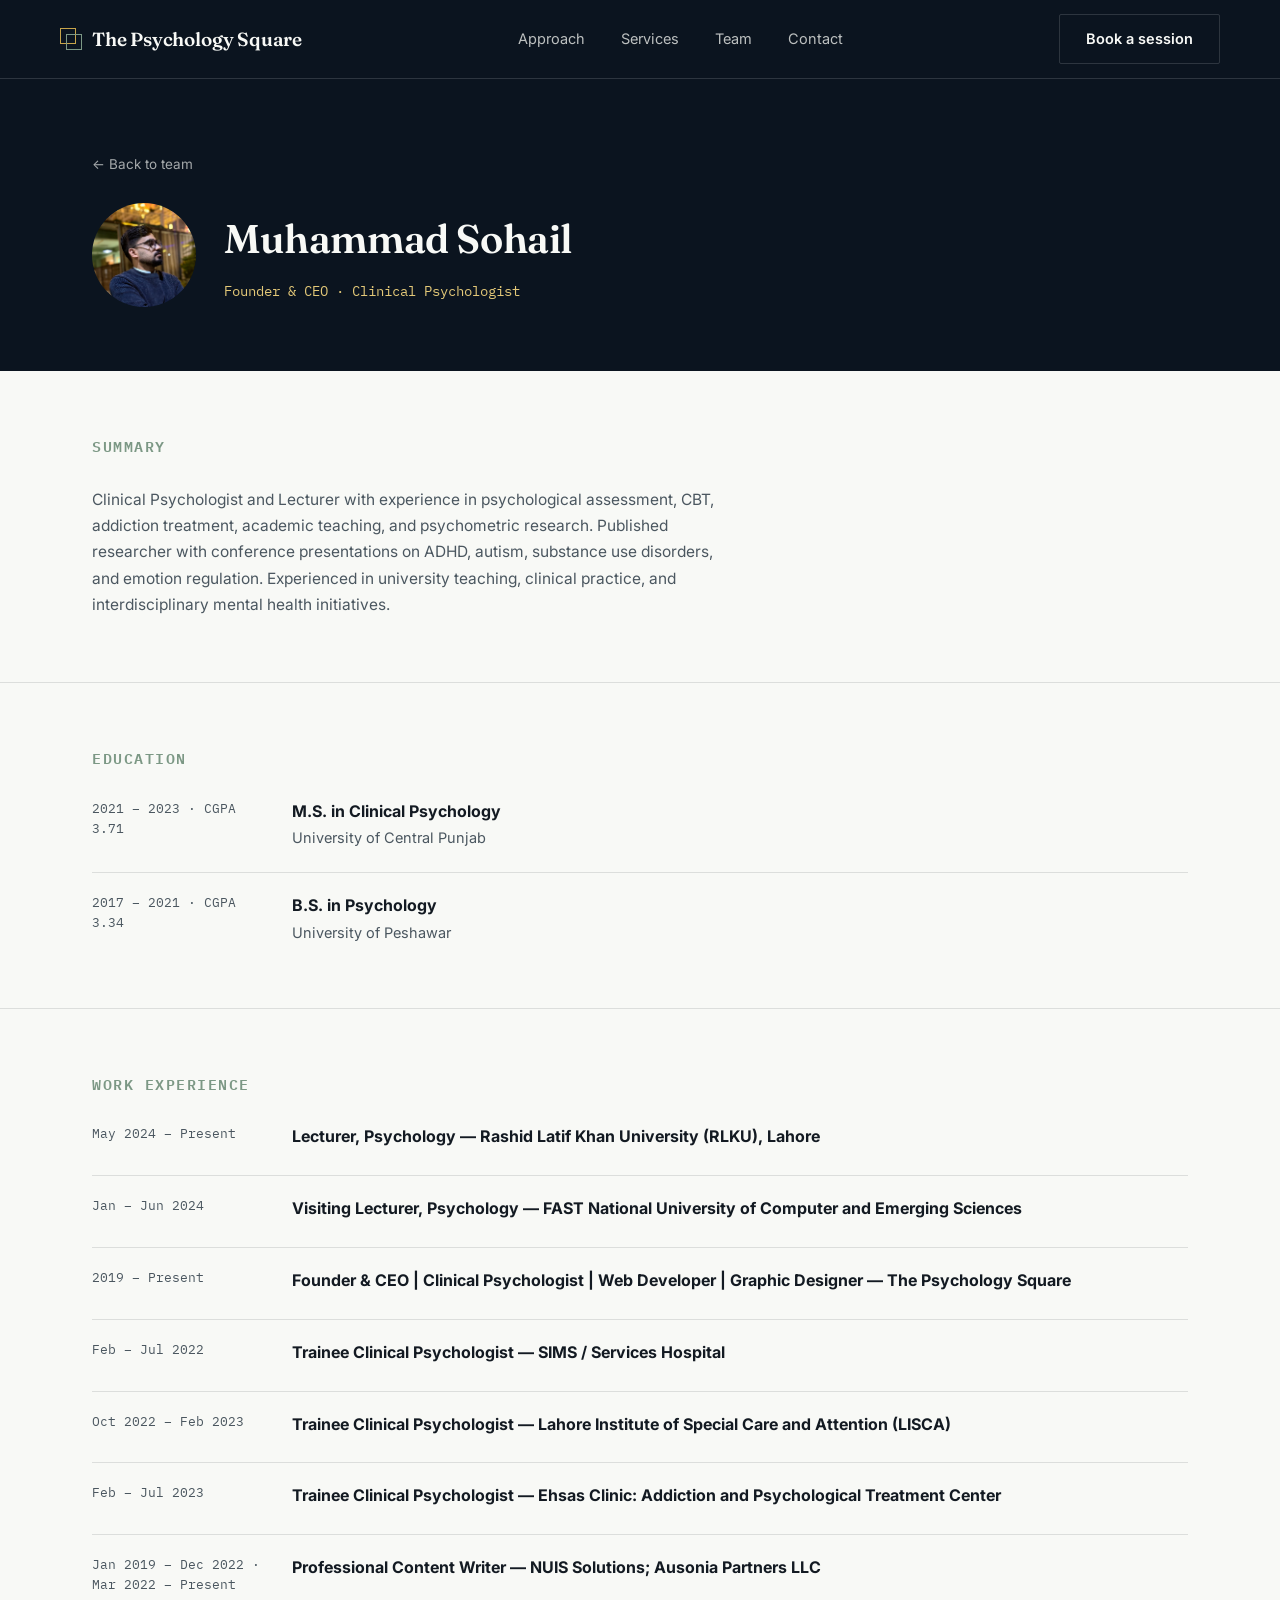
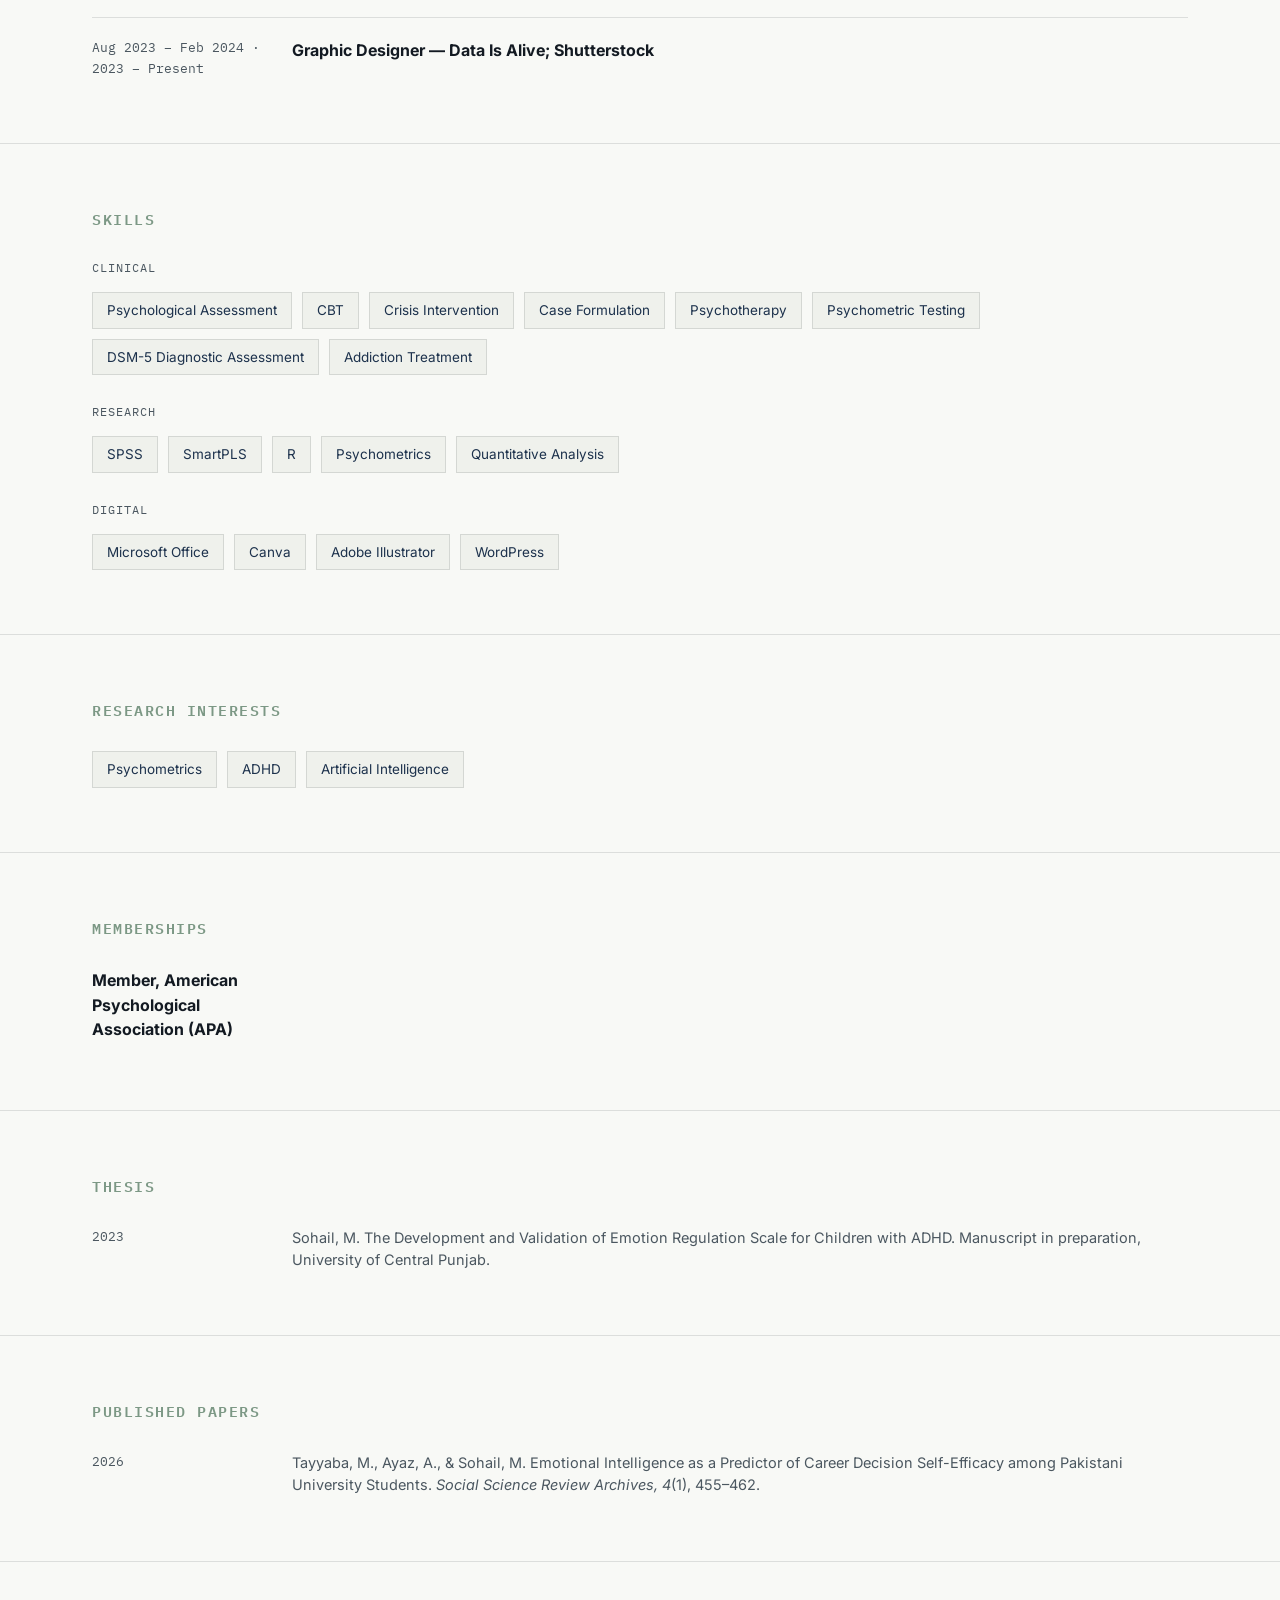
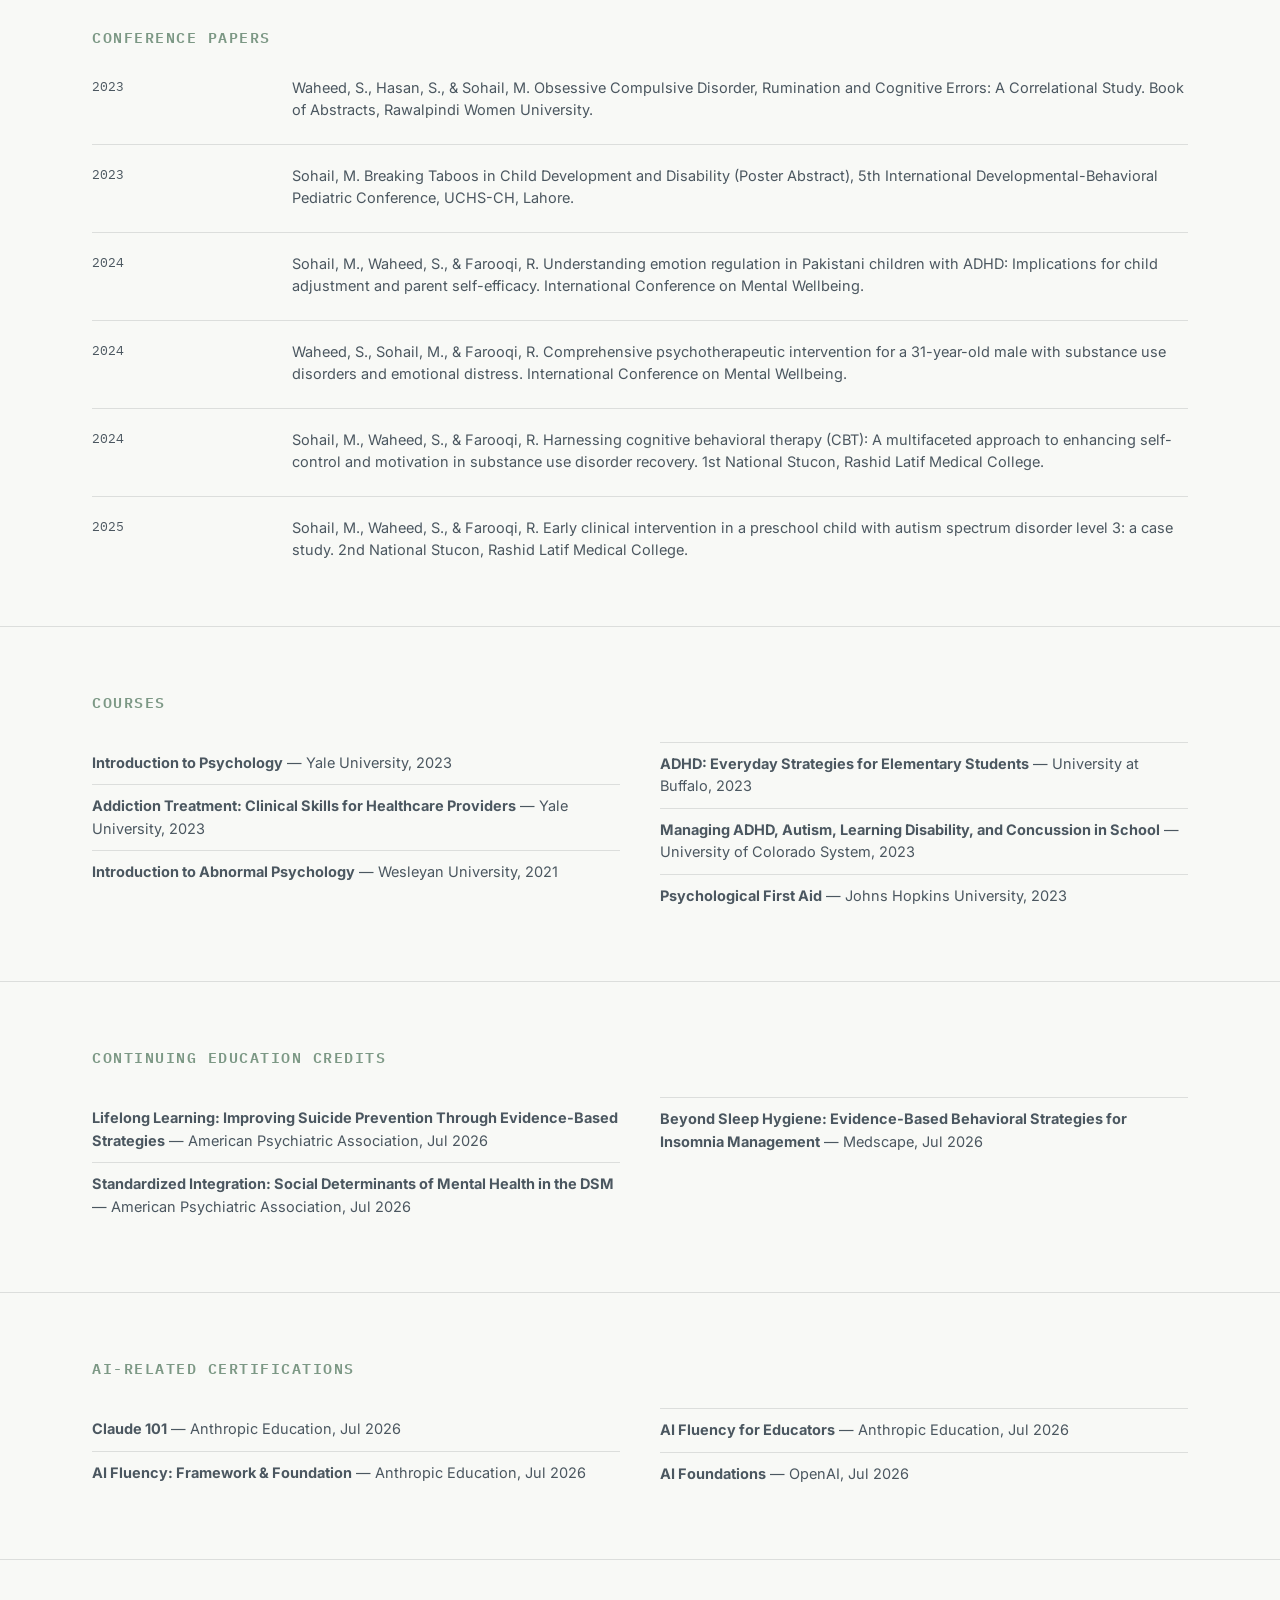
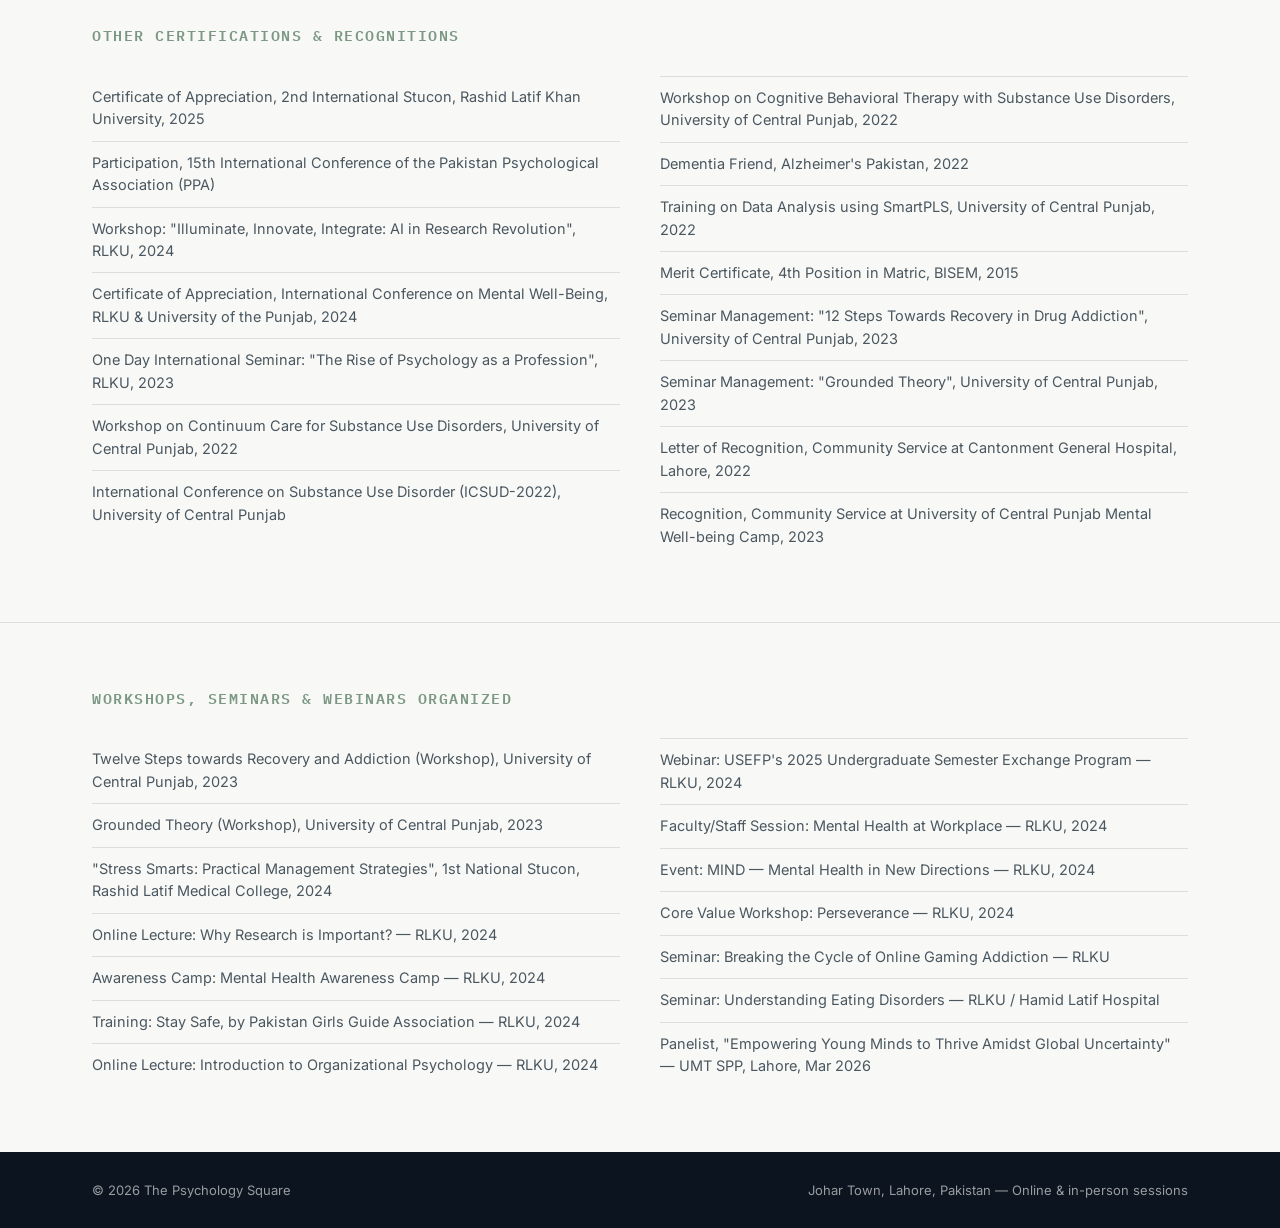
<file: sohail.html>
<!DOCTYPE html>
<html lang="en">
<head>
<meta charset="UTF-8">
<meta name="viewport" content="width=device-width, initial-scale=1.0">
<title>Muhammad Sohail — The Psychology Square</title>
<meta name="description" content="Full profile of Muhammad Sohail, Lecturer of Psychology and Clinical Psychologist at The Psychology Square.">
<link rel="icon" type="image/svg+xml" href="favicon.svg">
<link rel="preconnect" href="https://fonts.googleapis.com">
<link rel="preconnect" href="https://fonts.gstatic.com" crossorigin>
<link href="https://fonts.googleapis.com/css2?family=Fraunces:opsz,wght@9..144,400;9..144,500;9..144,600;9..144,700&family=Inter:wght@400;500;600&family=IBM+Plex+Mono:wght@400;500&display=swap" rel="stylesheet">
<link rel="stylesheet" href="styles.css">
</head>
<body>

<header class="site-header">
  <div class="wrap header-inner">
    <a href="index.html" class="wordmark">
      <span class="mark" aria-hidden="true">
        <span class="mark-sq mark-sq--1"></span>
        <span class="mark-sq mark-sq--2"></span>
      </span>
      The Psychology&nbsp;Square
    </a>
    <nav class="site-nav" aria-label="Primary">
      <a href="index.html#practice">Approach</a>
      <a href="index.html#services">Services</a>
      <a href="index.html#credentials">Team</a>
      <a href="index.html#contact">Contact</a>
    </nav>
    <a href="index.html#contact" class="btn btn--ghost header-cta">Book a session</a>
  </div>
</header>

<main>
  <section class="profile-hero">
    <div class="wrap">
      <a href="index.html#credentials" class="back-link">← Back to team</a>
      <div class="profile-hero-inner">
        <div class="avatar">
          <img src="images/sohail.jpg" alt="Muhammad Sohail" onerror="this.classList.add('img-error')">
          <span class="avatar-fallback">MS</span>
        </div>
        <div>
          <h1>Muhammad Sohail</h1>
          <span class="role">Founder &amp; CEO · Clinical Psychologist</span>
        </div>
      </div>
    </div>
  </section>

  <section class="cv-section">
    <div class="wrap">
      <h2>Summary</h2>
      <p style="max-width:640px; color:var(--ink-600); font-size:15.5px; line-height:1.7;">
        Clinical Psychologist and Lecturer with experience in psychological assessment, CBT, addiction treatment, academic teaching, and psychometric research. Published researcher with conference presentations on ADHD, autism, substance use disorders, and emotion regulation. Experienced in university teaching, clinical practice, and interdisciplinary mental health initiatives.
      </p>
    </div>
  </section>

  <section class="cv-section">
    <div class="wrap">
      <h2>Education</h2>
      <ul class="cv-list">
        <li>
          <span class="cv-when">2021 – 2023 · CGPA 3.71</span>
          <div class="cv-what">
            <strong>M.S. in Clinical Psychology</strong>
            <p>University of Central Punjab</p>
          </div>
        </li>
        <li>
          <span class="cv-when">2017 – 2021 · CGPA 3.34</span>
          <div class="cv-what">
            <strong>B.S. in Psychology</strong>
            <p>University of Peshawar</p>
          </div>
        </li>
      </ul>
    </div>
  </section>

  <section class="cv-section">
    <div class="wrap">
      <h2>Work Experience</h2>
      <ul class="cv-list">
        <li>
          <span class="cv-when">May 2024 – Present</span>
          <div class="cv-what">
            <strong>Lecturer, Psychology — Rashid Latif Khan University (RLKU), Lahore</strong>
          </div>
        </li>
        <li>
          <span class="cv-when">Jan – Jun 2024</span>
          <div class="cv-what">
            <strong>Visiting Lecturer, Psychology — FAST National University of Computer and Emerging Sciences</strong>
          </div>
        </li>
        <li>
          <span class="cv-when">2019 – Present</span>
          <div class="cv-what">
            <strong>Founder &amp; CEO | Clinical Psychologist | Web Developer | Graphic Designer — The Psychology Square</strong>
          </div>
        </li>
        <li>
          <span class="cv-when">Feb – Jul 2022</span>
          <div class="cv-what">
            <strong>Trainee Clinical Psychologist — SIMS / Services Hospital</strong>
          </div>
        </li>
        <li>
          <span class="cv-when">Oct 2022 – Feb 2023</span>
          <div class="cv-what">
            <strong>Trainee Clinical Psychologist — Lahore Institute of Special Care and Attention (LISCA)</strong>
          </div>
        </li>
        <li>
          <span class="cv-when">Feb – Jul 2023</span>
          <div class="cv-what">
            <strong>Trainee Clinical Psychologist — Ehsas Clinic: Addiction and Psychological Treatment Center</strong>
          </div>
        </li>
        <li>
          <span class="cv-when">Jan 2019 – Dec 2022 · Mar 2022 – Present</span>
          <div class="cv-what">
            <strong>Professional Content Writer — NUIS Solutions; Ausonia Partners LLC</strong>
          </div>
        </li>
        <li>
          <span class="cv-when">Aug 2023 – Feb 2024 · 2023 – Present</span>
          <div class="cv-what">
            <strong>Graphic Designer — Data Is Alive; Shutterstock</strong>
          </div>
        </li>
      </ul>
    </div>
  </section>

  <section class="cv-section">
    <div class="wrap">
      <h2>Skills</h2>
      <div class="tag-row">
        <span class="tag-row-label">Clinical</span>
        <span class="skill-tag">Psychological Assessment</span>
        <span class="skill-tag">CBT</span>
        <span class="skill-tag">Crisis Intervention</span>
        <span class="skill-tag">Case Formulation</span>
        <span class="skill-tag">Psychotherapy</span>
        <span class="skill-tag">Psychometric Testing</span>
        <span class="skill-tag">DSM-5 Diagnostic Assessment</span>
        <span class="skill-tag">Addiction Treatment</span>
      </div>
      <div class="tag-row">
        <span class="tag-row-label">Research</span>
        <span class="skill-tag">SPSS</span>
        <span class="skill-tag">SmartPLS</span>
        <span class="skill-tag">R</span>
        <span class="skill-tag">Psychometrics</span>
        <span class="skill-tag">Quantitative Analysis</span>
      </div>
      <div class="tag-row">
        <span class="tag-row-label">Digital</span>
        <span class="skill-tag">Microsoft Office</span>
        <span class="skill-tag">Canva</span>
        <span class="skill-tag">Adobe Illustrator</span>
        <span class="skill-tag">WordPress</span>
      </div>
    </div>
  </section>

  <section class="cv-section">
    <div class="wrap">
      <h2>Research Interests</h2>
      <div class="tag-row">
        <span class="skill-tag">Psychometrics</span>
        <span class="skill-tag">ADHD</span>
        <span class="skill-tag">Artificial Intelligence</span>
      </div>
    </div>
  </section>

  <section class="cv-section">
    <div class="wrap">
      <h2>Memberships</h2>
      <ul class="cv-list">
        <li>
          <div class="cv-what">
            <strong>Member, American Psychological Association (APA)</strong>
          </div>
        </li>
      </ul>
    </div>
  </section>

  <section class="cv-section">
    <div class="wrap">
      <h2>Thesis</h2>
      <ul class="cv-list">
        <li>
          <span class="cv-when">2023</span>
          <div class="cv-what">
            <p>Sohail, M. The Development and Validation of Emotion Regulation Scale for Children with ADHD. Manuscript in preparation, University of Central Punjab.</p>
          </div>
        </li>
      </ul>
    </div>
  </section>

  <section class="cv-section">
    <div class="wrap">
      <h2>Published Papers</h2>
      <ul class="cv-list">
        <li>
          <span class="cv-when">2026</span>
          <div class="cv-what">
            <p>Tayyaba, M., Ayaz, A., &amp; Sohail, M. Emotional Intelligence as a Predictor of Career Decision Self-Efficacy among Pakistani University Students. <em>Social Science Review Archives, 4</em>(1), 455–462.</p>
          </div>
        </li>
      </ul>
    </div>
  </section>

  <section class="cv-section">
    <div class="wrap">
      <h2>Conference Papers</h2>
      <ul class="cv-list">
        <li>
          <span class="cv-when">2023</span>
          <div class="cv-what"><p>Waheed, S., Hasan, S., &amp; Sohail, M. Obsessive Compulsive Disorder, Rumination and Cognitive Errors: A Correlational Study. Book of Abstracts, Rawalpindi Women University.</p></div>
        </li>
        <li>
          <span class="cv-when">2023</span>
          <div class="cv-what"><p>Sohail, M. Breaking Taboos in Child Development and Disability (Poster Abstract), 5th International Developmental-Behavioral Pediatric Conference, UCHS-CH, Lahore.</p></div>
        </li>
        <li>
          <span class="cv-when">2024</span>
          <div class="cv-what"><p>Sohail, M., Waheed, S., &amp; Farooqi, R. Understanding emotion regulation in Pakistani children with ADHD: Implications for child adjustment and parent self-efficacy. International Conference on Mental Wellbeing.</p></div>
        </li>
        <li>
          <span class="cv-when">2024</span>
          <div class="cv-what"><p>Waheed, S., Sohail, M., &amp; Farooqi, R. Comprehensive psychotherapeutic intervention for a 31-year-old male with substance use disorders and emotional distress. International Conference on Mental Wellbeing.</p></div>
        </li>
        <li>
          <span class="cv-when">2024</span>
          <div class="cv-what"><p>Sohail, M., Waheed, S., &amp; Farooqi, R. Harnessing cognitive behavioral therapy (CBT): A multifaceted approach to enhancing self-control and motivation in substance use disorder recovery. 1st National Stucon, Rashid Latif Medical College.</p></div>
        </li>
        <li>
          <span class="cv-when">2025</span>
          <div class="cv-what"><p>Sohail, M., Waheed, S., &amp; Farooqi, R. Early clinical intervention in a preschool child with autism spectrum disorder level 3: a case study. 2nd National Stucon, Rashid Latif Medical College.</p></div>
        </li>
      </ul>
    </div>
  </section>

  <section class="cv-section">
    <div class="wrap">
      <h2>Courses</h2>
      <ul class="plain-list">
        <li><strong>Introduction to Psychology</strong> — Yale University, 2023</li>
        <li><strong>Addiction Treatment: Clinical Skills for Healthcare Providers</strong> — Yale University, 2023</li>
        <li><strong>Introduction to Abnormal Psychology</strong> — Wesleyan University, 2021</li>
        <li><strong>ADHD: Everyday Strategies for Elementary Students</strong> — University at Buffalo, 2023</li>
        <li><strong>Managing ADHD, Autism, Learning Disability, and Concussion in School</strong> — University of Colorado System, 2023</li>
        <li><strong>Psychological First Aid</strong> — Johns Hopkins University, 2023</li>
      </ul>
    </div>
  </section>

  <section class="cv-section">
    <div class="wrap">
      <h2>Continuing Education Credits</h2>
      <ul class="plain-list">
        <li><strong>Lifelong Learning: Improving Suicide Prevention Through Evidence-Based Strategies</strong> — American Psychiatric Association, Jul 2026</li>
        <li><strong>Standardized Integration: Social Determinants of Mental Health in the DSM</strong> — American Psychiatric Association, Jul 2026</li>
        <li><strong>Beyond Sleep Hygiene: Evidence-Based Behavioral Strategies for Insomnia Management</strong> — Medscape, Jul 2026</li>
      </ul>
    </div>
  </section>

  <section class="cv-section">
    <div class="wrap">
      <h2>AI-Related Certifications</h2>
      <ul class="plain-list">
        <li><strong>Claude 101</strong> — Anthropic Education, Jul 2026</li>
        <li><strong>AI Fluency: Framework &amp; Foundation</strong> — Anthropic Education, Jul 2026</li>
        <li><strong>AI Fluency for Educators</strong> — Anthropic Education, Jul 2026</li>
        <li><strong>AI Foundations</strong> — OpenAI, Jul 2026</li>
      </ul>
    </div>
  </section>

  <section class="cv-section">
    <div class="wrap">
      <h2>Other Certifications &amp; Recognitions</h2>
      <ul class="plain-list">
        <li>Certificate of Appreciation, 2nd International Stucon, Rashid Latif Khan University, 2025</li>
        <li>Participation, 15th International Conference of the Pakistan Psychological Association (PPA)</li>
        <li>Workshop: "Illuminate, Innovate, Integrate: AI in Research Revolution", RLKU, 2024</li>
        <li>Certificate of Appreciation, International Conference on Mental Well-Being, RLKU &amp; University of the Punjab, 2024</li>
        <li>One Day International Seminar: "The Rise of Psychology as a Profession", RLKU, 2023</li>
        <li>Workshop on Continuum Care for Substance Use Disorders, University of Central Punjab, 2022</li>
        <li>International Conference on Substance Use Disorder (ICSUD-2022), University of Central Punjab</li>
        <li>Workshop on Cognitive Behavioral Therapy with Substance Use Disorders, University of Central Punjab, 2022</li>
        <li>Dementia Friend, Alzheimer's Pakistan, 2022</li>
        <li>Training on Data Analysis using SmartPLS, University of Central Punjab, 2022</li>
        <li>Merit Certificate, 4th Position in Matric, BISEM, 2015</li>
        <li>Seminar Management: "12 Steps Towards Recovery in Drug Addiction", University of Central Punjab, 2023</li>
        <li>Seminar Management: "Grounded Theory", University of Central Punjab, 2023</li>
        <li>Letter of Recognition, Community Service at Cantonment General Hospital, Lahore, 2022</li>
        <li>Recognition, Community Service at University of Central Punjab Mental Well-being Camp, 2023</li>
      </ul>
    </div>
  </section>

  <section class="cv-section" style="border-bottom:none;">
    <div class="wrap">
      <h2>Workshops, Seminars &amp; Webinars Organized</h2>
      <ul class="plain-list">
        <li>Twelve Steps towards Recovery and Addiction (Workshop), University of Central Punjab, 2023</li>
        <li>Grounded Theory (Workshop), University of Central Punjab, 2023</li>
        <li>"Stress Smarts: Practical Management Strategies", 1st National Stucon, Rashid Latif Medical College, 2024</li>
        <li>Online Lecture: Why Research is Important? — RLKU, 2024</li>
        <li>Awareness Camp: Mental Health Awareness Camp — RLKU, 2024</li>
        <li>Training: Stay Safe, by Pakistan Girls Guide Association — RLKU, 2024</li>
        <li>Online Lecture: Introduction to Organizational Psychology — RLKU, 2024</li>
        <li>Webinar: USEFP's 2025 Undergraduate Semester Exchange Program — RLKU, 2024</li>
        <li>Faculty/Staff Session: Mental Health at Workplace — RLKU, 2024</li>
        <li>Event: MIND — Mental Health in New Directions — RLKU, 2024</li>
        <li>Core Value Workshop: Perseverance — RLKU, 2024</li>
        <li>Seminar: Breaking the Cycle of Online Gaming Addiction — RLKU</li>
        <li>Seminar: Understanding Eating Disorders — RLKU / Hamid Latif Hospital</li>
        <li>Panelist, "Empowering Young Minds to Thrive Amidst Global Uncertainty" — UMT SPP, Lahore, Mar 2026</li>
      </ul>
    </div>
  </section>
</main>

<footer class="site-footer">
  <div class="wrap footer-inner">
    <span>© <span id="year"></span> The Psychology Square</span>
    <span class="footer-note">Johar Town, Lahore, Pakistan — Online &amp; in-person sessions</span>
  </div>
</footer>

<script src="script.js"></script>
</body>
</html>
</file>
<file: styles.css>
/* ---------------------------------------
   Tokens
--------------------------------------- */
:root{
  --navy-950:#0B141F;
  --navy-800:#152439;
  --navy-700:#1C314C;
  --gold-500:#C7A44A;
  --gold-300:#E3C878;
  --sage-500:#7C9885;
  --paper-50:#EFF1EC;
  --paper-0:#F8F9F6;
  --ink-900:#131A22;
  --ink-600:#4B5760;
  --line:rgba(19,26,34,0.12);
  --line-onDark:rgba(255,255,255,0.14);

  --font-display:'Fraunces', serif;
  --font-body:'Inter', sans-serif;
  --font-mono:'IBM Plex Mono', monospace;

  --radius-sm:4px;
  --radius-md:8px;
  --ease:cubic-bezier(.22,.61,.36,1);
}

*{box-sizing:border-box;}
html{scroll-behavior:smooth;}
@media (prefers-reduced-motion: reduce){
  html{scroll-behavior:auto;}
  *{animation-duration:0.001ms !important; transition-duration:0.001ms !important;}
}

body{
  margin:0;
  background:var(--paper-0);
  color:var(--ink-900);
  font-family:var(--font-body);
  font-size:16px;
  line-height:1.55;
  -webkit-font-smoothing:antialiased;
}

.wrap{
  max-width:1160px;
  margin:0 auto;
  padding:0 32px;
}

h1,h2,h3{
  font-family:var(--font-display);
  font-weight:600;
  letter-spacing:-0.01em;
  margin:0;
}

p{margin:0;}

a{color:inherit; text-decoration:none;}

.eyebrow{
  font-family:var(--font-mono);
  font-size:12px;
  letter-spacing:0.14em;
  text-transform:uppercase;
  color:var(--gold-500);
  margin-bottom:14px;
  display:block;
}
.eyebrow--dark{color:var(--navy-700);}

.section-title{
  font-size:clamp(28px,3.4vw,40px);
  line-height:1.15;
  max-width:640px;
  margin-bottom:48px;
}

/* ---------------------------------------
   Buttons
--------------------------------------- */
.btn{
  display:inline-flex;
  align-items:center;
  gap:8px;
  font-family:var(--font-body);
  font-weight:600;
  font-size:14.5px;
  padding:13px 26px;
  border-radius:2px;
  transition:all .25s var(--ease);
  border:1px solid transparent;
}
.btn--primary{
  background:var(--gold-500);
  color:var(--navy-950);
}
.btn--primary:hover{background:var(--gold-300);}

.btn--ghost{
  border-color:var(--line-onDark);
  color:var(--paper-0);
}
.btn--ghost:hover{background:rgba(255,255,255,0.08);}

.btn--text{
  padding:13px 4px;
  color:var(--navy-700);
}
.btn--text:hover{color:var(--gold-500);}

/* ---------------------------------------
   Header
--------------------------------------- */
.site-header{
  position:sticky;
  top:0;
  z-index:50;
  background:var(--navy-950);
  border-bottom:1px solid var(--line-onDark);
}
.header-inner{
  display:flex;
  align-items:center;
  justify-content:space-between;
  gap:12px;
  min-height:76px;
  padding:14px 0;
}
.wordmark{
  display:flex;
  align-items:center;
  gap:10px;
  font-family:var(--font-display);
  font-size:clamp(15px, 4vw, 19px);
  font-weight:600;
  color:var(--paper-0);
  letter-spacing:-0.01em;
  white-space:nowrap;
  overflow:hidden;
  text-overflow:ellipsis;
}
.mark{
  position:relative;
  width:22px;
  height:22px;
  flex:none;
}
.mark-sq{
  position:absolute;
  border:1.5px solid var(--gold-500);
}
.mark-sq--1{ inset:0 6px 6px 0; }
.mark-sq--2{ inset:6px 0 0 6px; border-color:var(--sage-500); }

.site-nav{
  display:flex;
  gap:36px;
  font-size:14.5px;
  color:rgba(248,249,246,0.75);
}
.site-nav a{transition:color .2s var(--ease);}
.site-nav a:hover{color:var(--paper-0);}

@media (max-width:840px){
  .site-nav{display:none;}
}

@media (max-width:480px){
  .mark{width:18px; height:18px;}
  .header-cta{
    padding:9px 14px;
    font-size:12.5px;
    flex:none;
    white-space:nowrap;
  }
}

/* ---------------------------------------
   Hero
--------------------------------------- */
.hero{
  background:var(--navy-950);
  color:var(--paper-0);
  padding:96px 0 110px;
  overflow:hidden;
}
.hero-inner{
  display:grid;
  grid-template-columns:1.2fr 0.8fr;
  gap:64px;
  align-items:center;
}
.hero-title{
  font-size:clamp(38px,5.2vw,64px);
  line-height:1.08;
  color:var(--paper-0);
  margin-bottom:26px;
}
.hero-sub{
  max-width:460px;
  font-size:17px;
  color:rgba(248,249,246,0.72);
  margin-bottom:36px;
}
.hero-actions{
  display:flex;
  align-items:center;
  gap:28px;
  flex-wrap:wrap;
}
.hero-actions .btn--text{color:rgba(248,249,246,0.8);}
.hero-actions .btn--text:hover{color:var(--gold-300);}

.hero-visual{
  display:flex;
  flex-direction:column;
  align-items:center;
  gap:18px;
}
.visual-caption{
  font-family:var(--font-mono);
  font-size:11.5px;
  letter-spacing:0.08em;
  text-transform:uppercase;
  color:rgba(248,249,246,0.45);
}

/* Signature grid-of-squares motif */
.grid-signature{
  --cell:34px;
  --gap:8px;
  display:grid;
  grid-template-columns:repeat(6,var(--cell));
  grid-template-rows:repeat(6,var(--cell));
  gap:var(--gap);
}
.grid-signature span{
  border:1.5px solid rgba(227,200,120,0.35);
  border-radius:2px;
  opacity:0;
  transform:scale(.6);
  animation:sq-in .5s var(--ease) forwards;
}
.grid-signature span.filled{
  background:var(--gold-500);
  border-color:var(--gold-500);
}
.grid-signature span.filled-sage{
  background:var(--sage-500);
  border-color:var(--sage-500);
}
@keyframes sq-in{
  to{opacity:1; transform:scale(1);}
}

@media (max-width:840px){
  .hero-inner{grid-template-columns:1fr;}
  .hero-visual{display:none;}
}

/* ---------------------------------------
   Practice / Approach
--------------------------------------- */
.practice{
  padding:100px 0;
  border-bottom:1px solid var(--line);
}
.practice-grid{
  display:grid;
  grid-template-columns:repeat(3,1fr);
  gap:48px;
}
.practice-block{
  padding-top:20px;
  border-top:1px solid var(--line);
}
.block-index{
  font-family:var(--font-mono);
  font-size:13px;
  color:var(--sage-500);
  display:block;
  margin-bottom:18px;
}
.practice-block h3{
  font-size:19px;
  margin-bottom:10px;
}
.practice-block p{
  color:var(--ink-600);
  font-size:15px;
}
@media (max-width:840px){
  .practice-grid{grid-template-columns:1fr;}
}

/* ---------------------------------------
   Services
--------------------------------------- */
.services{
  padding:100px 0;
  background:var(--paper-50);
  border-bottom:1px solid var(--line);
}
.service-cards{
  display:grid;
  grid-template-columns:1fr 1fr;
  gap:24px;
  margin-bottom:56px;
}
.service-card{
  background:var(--paper-0);
  border:1px solid var(--line);
  padding:36px;
  transition:border-color .25s var(--ease), transform .25s var(--ease);
}
.service-card:hover{
  border-color:var(--gold-500);
  transform:translateY(-3px);
}
.service-card-top{
  display:flex;
  align-items:center;
  gap:14px;
  margin-bottom:16px;
}
.service-sq{
  width:14px; height:14px;
  border:2px solid var(--navy-700);
  flex:none;
}
.service-card:nth-child(2) .service-sq{border-color:var(--sage-500);}
.service-card h3{font-size:20px;}
.service-card p{color:var(--ink-600); font-size:15px;}

@media (max-width:840px){
  .service-cards{grid-template-columns:1fr;}
}

.issues-label{
  font-family:var(--font-mono);
  font-size:12px;
  letter-spacing:0.1em;
  text-transform:uppercase;
  color:var(--ink-600);
  margin-bottom:16px;
  display:block;
}
.issue-tags{
  list-style:none;
  display:flex;
  flex-wrap:wrap;
  gap:12px;
  margin:0; padding:0;
}
.issue-tags li{
  font-size:14px;
  padding:9px 16px;
  border:1px solid var(--line);
  border-radius:2px;
  background:var(--paper-0);
  color:var(--navy-700);
}

/* ---------------------------------------
   Team
--------------------------------------- */
.team{
  padding:100px 0;
  border-bottom:1px solid var(--line);
}
.team-grid{
  display:grid;
  grid-template-columns:1fr 1fr;
  gap:28px;
  margin-top:8px;
}
.team-card{
  background:var(--paper-0);
  border:1px solid var(--line);
  padding:32px;
}
.avatar{
  position:relative;
  width:84px;
  height:84px;
  border-radius:50%;
  overflow:hidden;
  background:var(--navy-800);
  margin-bottom:20px;
  flex:none;
}
.avatar img{
  display:block;
  width:100%;
  height:100%;
  object-fit:cover;
}
.avatar img.img-error{display:none;}
.avatar-fallback{
  position:absolute;
  inset:0;
  display:none;
  align-items:center;
  justify-content:center;
  font-family:var(--font-display);
  font-size:24px;
  color:var(--gold-300);
}
.avatar img.img-error + .avatar-fallback{display:flex;}

.team-card h3{
  font-size:20px;
  margin-bottom:4px;
}
.team-role{
  font-size:14px;
  color:var(--sage-500);
  font-family:var(--font-mono);
  margin-bottom:20px;
  display:block;
}
.team-credentials{
  list-style:none;
  margin:0 0 20px;
  padding:0;
}
.team-credentials li{
  font-size:14px;
  color:var(--ink-600);
  padding:8px 0;
  border-top:1px solid var(--line);
}
.team-credentials li:first-child{border-top:none;}
.profile-link{
  font-size:14px;
  font-weight:600;
  color:var(--navy-700);
  border-bottom:1px solid var(--gold-500);
  padding-bottom:2px;
}
.profile-link:hover{color:var(--gold-500);}

@media (max-width:840px){
  .team-grid{grid-template-columns:1fr;}
}

/* ---------------------------------------
   Pricing badge (on service cards)
--------------------------------------- */
.price-badge{
  display:inline-block;
  font-family:var(--font-mono);
  font-size:13px;
  color:var(--navy-700);
  background:var(--paper-50);
  border:1px solid var(--line);
  padding:5px 12px;
  margin-top:18px;
}

/* ---------------------------------------
   Contact
--------------------------------------- */
.contact{
  padding:110px 0;
  text-align:center;
}
.contact-inner{
  display:flex;
  flex-direction:column;
  align-items:center;
}
.contact .section-title{max-width:560px; margin-left:auto; margin-right:auto;}
.contact-sub{
  max-width:480px;
  color:var(--ink-600);
  margin-bottom:36px;
  font-size:16px;
}

/* ---------------------------------------
   Profile / Portfolio pages
--------------------------------------- */
.profile-hero{
  background:var(--navy-950);
  color:var(--paper-0);
  padding:72px 0 64px;
}
.profile-hero-inner{
  display:flex;
  align-items:center;
  gap:28px;
}
.profile-hero .avatar{
  width:104px;
  height:104px;
  margin-bottom:0;
}
.profile-hero h1{
  font-size:clamp(28px,4vw,40px);
  color:var(--paper-0);
  margin-bottom:8px;
}
.profile-hero .role{
  font-family:var(--font-mono);
  font-size:14px;
  color:var(--gold-300);
}
.back-link{
  display:inline-flex;
  align-items:center;
  gap:6px;
  font-size:13.5px;
  color:rgba(248,249,246,0.65);
  margin-bottom:28px;
}
.back-link:hover{color:var(--paper-0);}

.cv-section{
  padding:64px 0;
  border-bottom:1px solid var(--line);
}
.cv-section h2{
  font-size:15px;
  font-family:var(--font-mono);
  text-transform:uppercase;
  letter-spacing:0.1em;
  color:var(--sage-500);
  margin-bottom:28px;
}
.cv-list{
  list-style:none;
  margin:0; padding:0;
  display:flex;
  flex-direction:column;
  gap:22px;
}
.cv-list li{
  display:grid;
  grid-template-columns:180px 1fr;
  gap:20px;
  border-top:1px solid var(--line);
  padding-top:20px;
}
.cv-list li:first-child{border-top:none; padding-top:0;}
.cv-when{
  font-family:var(--font-mono);
  font-size:13px;
  color:var(--ink-600);
}
.cv-what strong{display:block; font-size:16px; margin-bottom:4px;}
.cv-what p{color:var(--ink-600); font-size:14.5px;}

@media (max-width:700px){
  .cv-list li{grid-template-columns:1fr;}
  .profile-hero-inner{flex-direction:column; align-items:flex-start;}
}

.placeholder-note{
  background:var(--paper-50);
  border:1px dashed var(--line);
  padding:28px;
  font-size:14.5px;
  color:var(--ink-600);
}

.plain-list{
  columns:2;
  column-gap:40px;
  margin:0;
  padding:0;
  list-style:none;
}
.plain-list li{
  font-size:14.5px;
  color:var(--ink-600);
  padding:10px 0;
  border-top:1px solid var(--line);
  break-inside:avoid;
}
.plain-list li:first-child{border-top:none;}

.tag-row{
  display:flex;
  flex-wrap:wrap;
  gap:10px;
  margin-bottom:28px;
}
.tag-row:last-child{margin-bottom:0;}
.tag-row-label{
  font-family:var(--font-mono);
  font-size:12px;
  letter-spacing:0.08em;
  text-transform:uppercase;
  color:var(--ink-600);
  width:100%;
  margin-bottom:4px;
}
.skill-tag{
  font-size:13.5px;
  padding:7px 14px;
  border:1px solid var(--line);
  background:var(--paper-50);
  color:var(--navy-700);
}

/* ---------------------------------------
   Booking policy + actions
--------------------------------------- */
.policy-block{
  text-align:left;
  max-width:600px;
  margin:0 auto 44px;
  background:var(--paper-50);
  border:1px solid var(--line);
  padding:32px;
}
.policy-block h3{
  font-size:15px;
  font-family:var(--font-mono);
  text-transform:uppercase;
  letter-spacing:0.08em;
  color:var(--sage-500);
  margin-bottom:18px;
}
.policy-list{
  list-style:none;
  margin:0 0 20px;
  padding:0;
}
.policy-list li{
  font-size:14.5px;
  color:var(--ink-600);
  padding:10px 0;
  border-top:1px solid var(--line);
}
.policy-list li:first-child{border-top:none;}
.policy-list strong{color:var(--ink-900);}
.policy-note{
  font-size:13.5px;
  color:var(--ink-600);
  padding-top:16px;
  border-top:1px solid var(--line);
}

.booking-actions{
  display:flex;
  flex-wrap:wrap;
  gap:14px;
  justify-content:center;
}
.format-note{
  font-family:var(--font-mono);
  font-size:12.5px;
  letter-spacing:0.06em;
  text-transform:uppercase;
  color:var(--sage-500);
  margin-bottom:20px;
}

@media (max-width:700px){
  .plain-list{columns:1;}
}

/* ---------------------------------------
   Footer
--------------------------------------- */
.site-footer{
  background:var(--navy-950);
  color:rgba(248,249,246,0.6);
  padding:28px 0;
  font-size:13px;
}
.footer-inner{
  display:flex;
  justify-content:space-between;
  flex-wrap:wrap;
  gap:8px;
}
</file>
